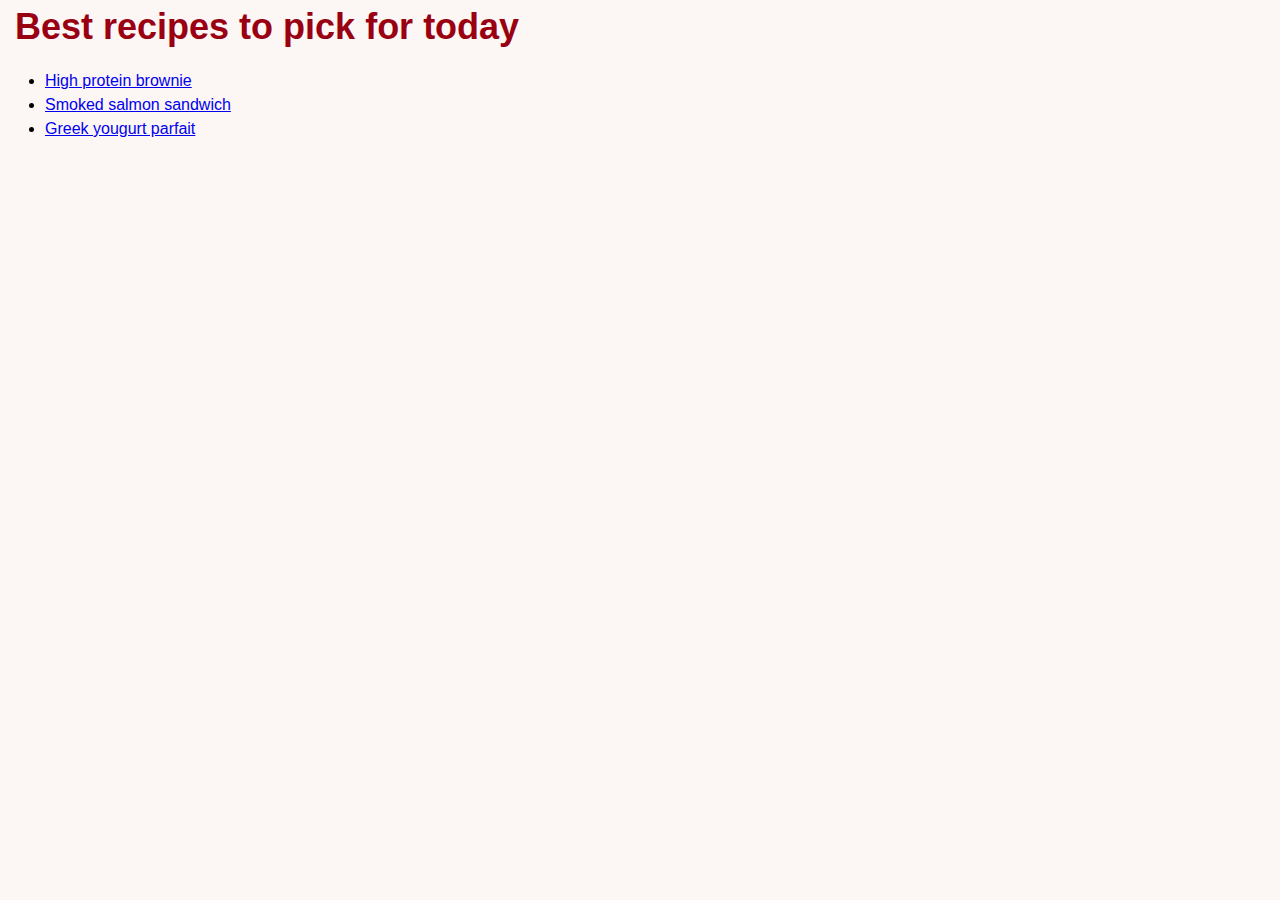
<file: index.html>
<!DOCTYPE html>
<html lang="en">
<head>
    <meta charset="UTF-8">
    <meta name="viewport" content="width=device-width, initial-scale=1.0">
    <title>Recipe of the day</title>
    <link rel="stylesheet" href="../styles.css">

</head>
<body>
    <h1>Best recipes to pick for today</h1>
    <ul>
        <li><a href="./recipes/protein_brownie.html">High protein brownie</a></li>
        <li><a href="./recipes/salmon_sandwich.html">Smoked salmon sandwich</a></li>
        <li><a href="./recipes/yougurt_parfait.html">Greek yougurt parfait</a></li>
    </ul>
</body>
</html>
</file>
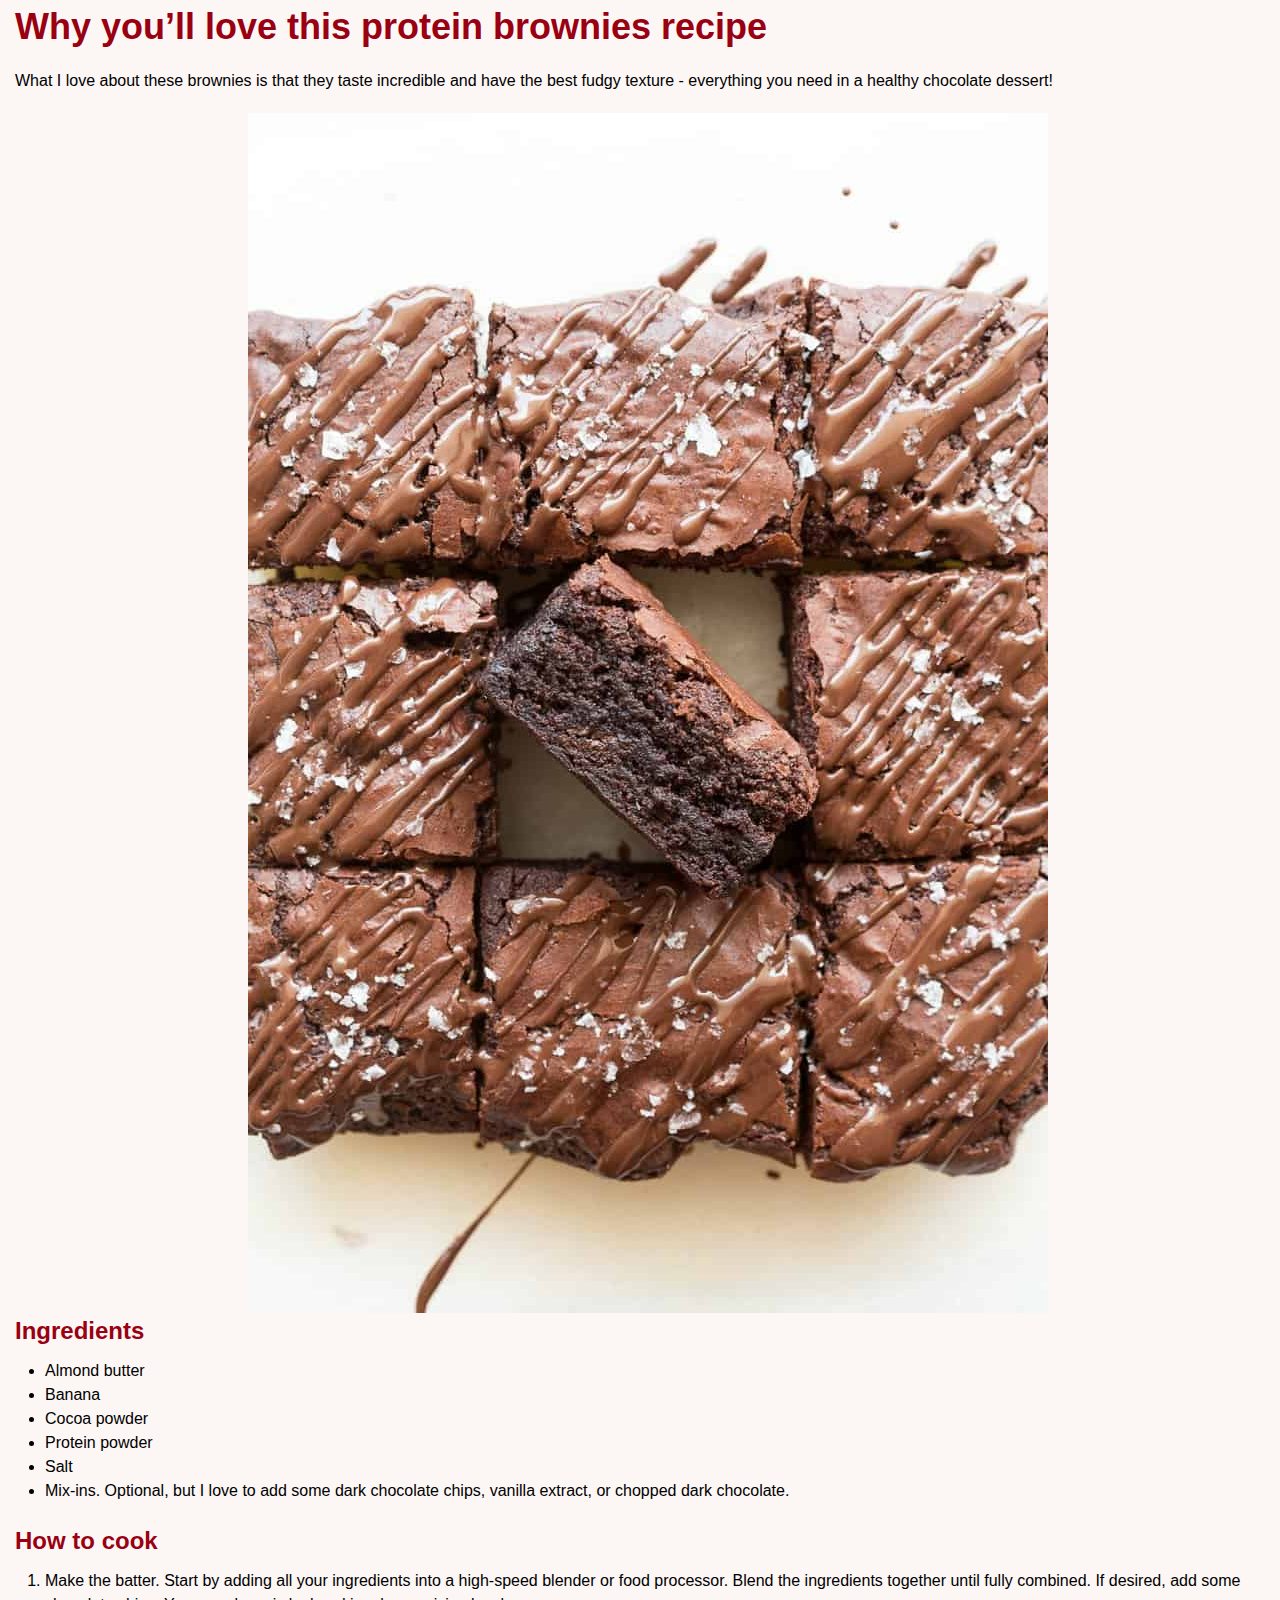
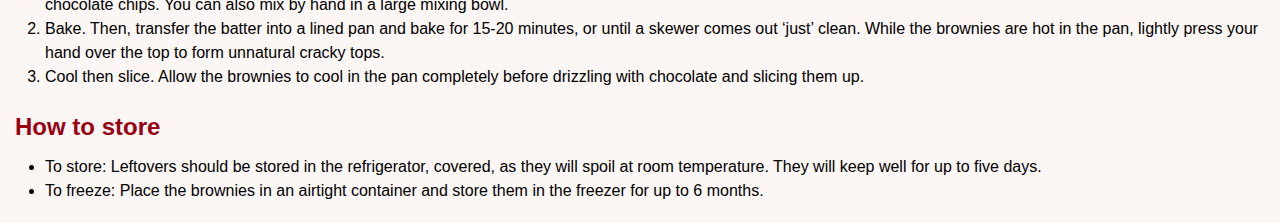
<file: recipes/protein_brownie.html>
<!DOCTYPE html>
<html lang="en">
<head>
    <meta charset="UTF-8">
    <meta name="viewport" content="width=device-width, initial-scale=1.0">
    <title>Protein Brownie</title>
    <link rel="stylesheet" href="../styles.css">

</head>
<body>
    <h1>Why you’ll love this protein brownies recipe</h1>
    <p>What I love about these brownies is that they taste incredible and have the best fudgy texture - 
        everything you need in a healthy chocolate dessert!</p>
    <img src="../images/flourless-protein-brownies3.jpg" alt="Healthy high protein fudgy chocolate brownie">
    <h2>Ingredients</h2>
    <ul>
        <li>Almond butter</li>
        <li>Banana</li>
        <li>Cocoa powder</li>
        <li>Protein powder</li>
        <li>Salt</li>
        <li>Mix-ins. Optional, but I love to add some dark chocolate chips, 
            vanilla extract, or chopped dark chocolate.</li>
    </ul>
    <h2>How to cook</h2>
    <ol>
        <li>Make the batter. Start by adding all your ingredients into a high-speed blender or food processor. 
            Blend the ingredients together until fully combined. If desired, add some chocolate chips. 
            You can also mix by hand in a large mixing bowl. </li>
        <li>Bake. Then, transfer the batter into a lined pan and bake for 15-20 minutes, 
            or until a skewer comes out ‘just’ clean. While the brownies are hot in the pan, 
            lightly press your hand over the top to form unnatural cracky tops. </li>
        <li>Cool then slice. Allow the brownies to cool in the pan completely before drizzling with chocolate and slicing them up. </li>

    </ol>
    <h2>How to store</h2>
    <ul>
        <li>To store: Leftovers should be stored in the refrigerator, covered, 
            as they will spoil at room temperature. They will keep well for up to five days. </li>
        <li>To freeze: Place the brownies in an airtight container and store them in the freezer for up to 6 months. </li>
    </ul>
</body>
</html>
</file>
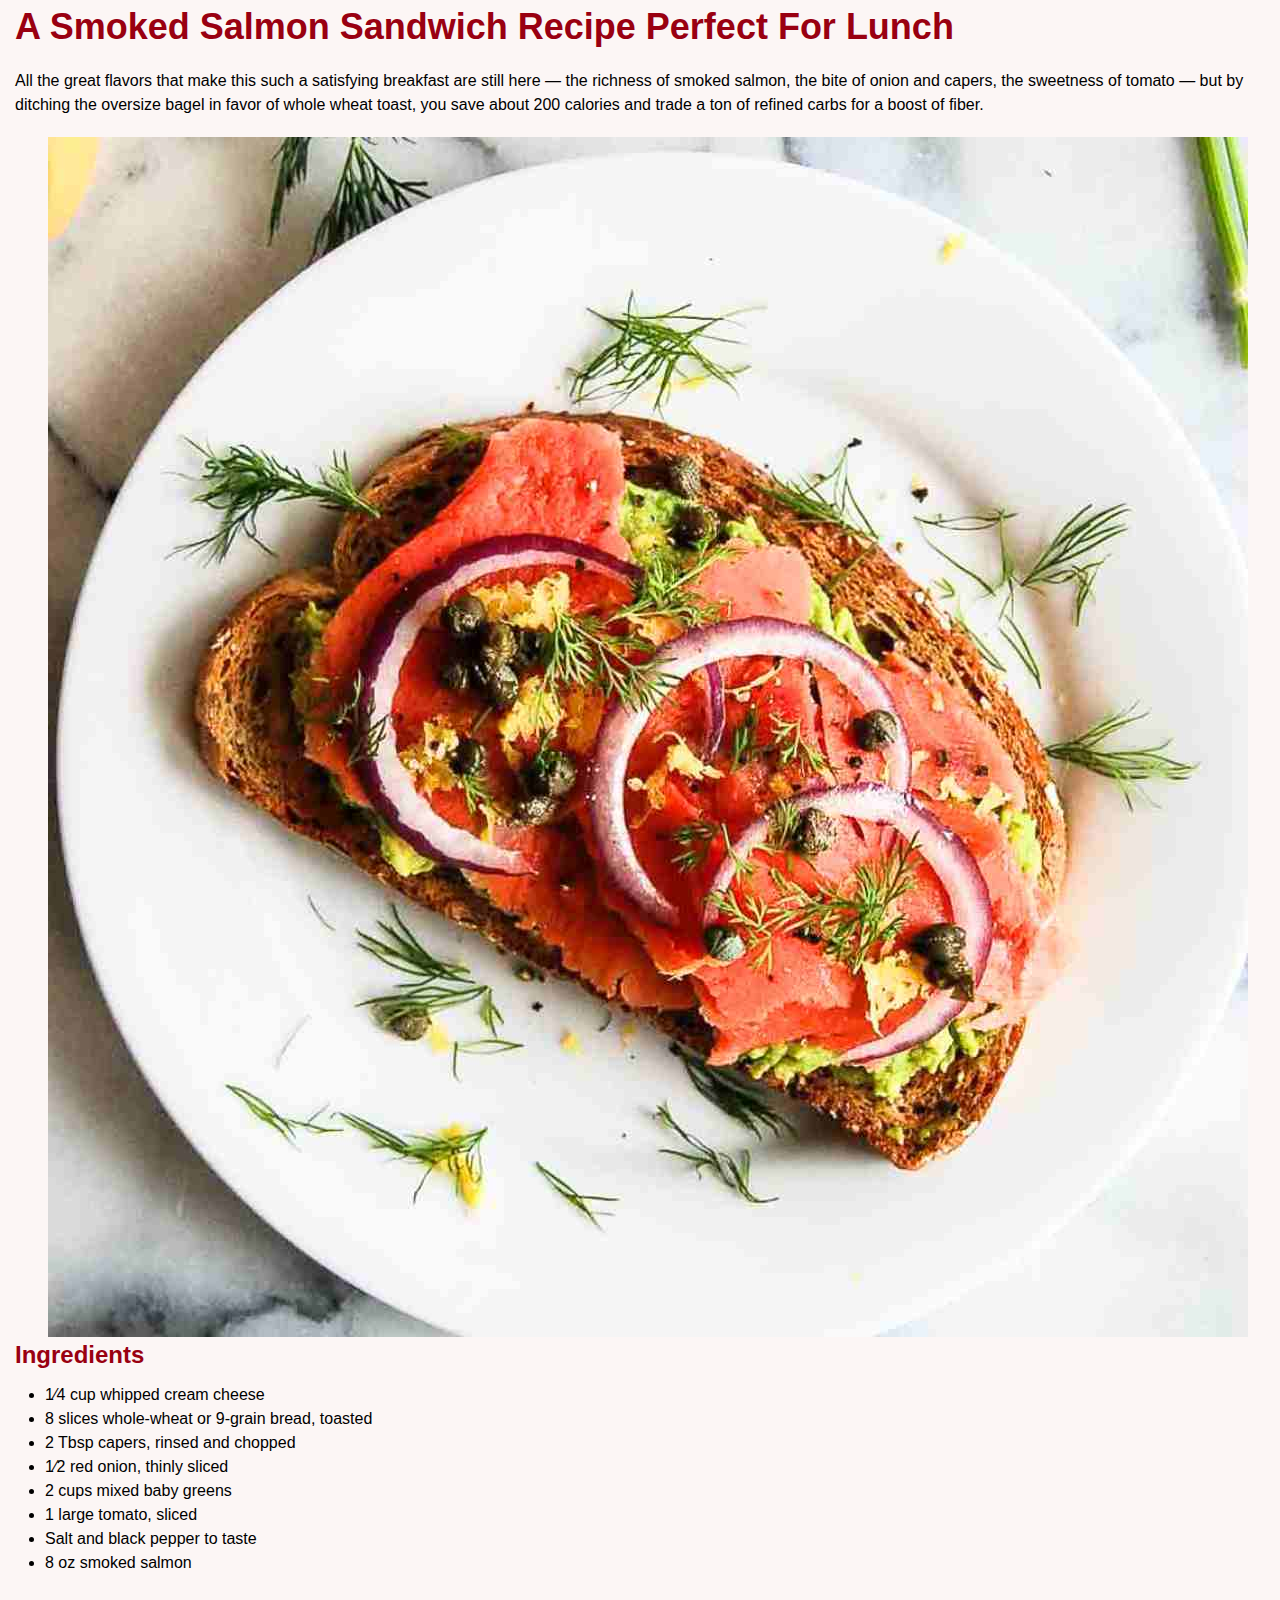
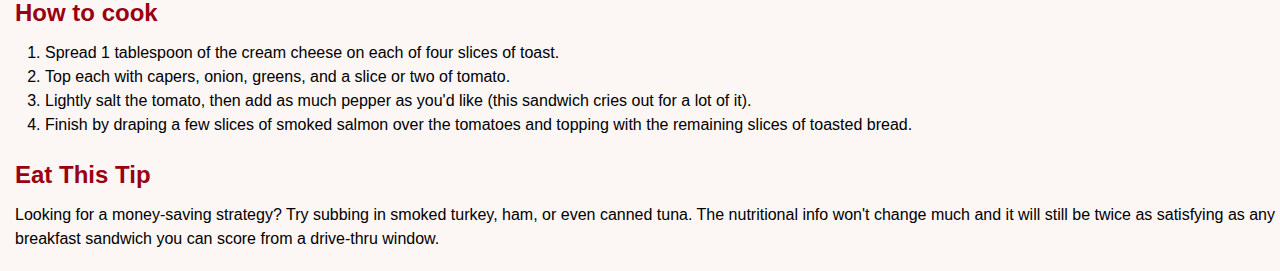
<file: recipes/salmon_sandwich.html>
<!DOCTYPE html>
<html lang="en">
<head>
    <meta charset="UTF-8">
    <meta name="viewport" content="width=device-width, initial-scale=1.0">
    <title>Salmon Sandwich Lunch</title>
    <link rel="stylesheet" href="../styles.css">

</head>
<body>
    <h1>A Smoked Salmon Sandwich Recipe Perfect For Lunch</h1>
    <p>All the great flavors that make this such a satisfying breakfast are still here — 
        the richness of smoked salmon, the bite of onion and capers, the sweetness of tomato — 
        but by ditching the oversize bagel in favor of whole wheat toast, 
        you save about 200 calories and trade a ton of refined carbs for a boost of fiber.
    </p>
    <img src="../images/smoked-salmon-toast-with-avocado-featured.jpg" alt="Smoked salmon sandwich topped with marinated onion with fragrant seasoning on the white plate ">
    <h2>Ingredients</h2>
    <ul>
        <li>1⁄4 cup whipped cream cheese</li>
        <li>8 slices whole-wheat or 9-grain bread, toasted</li>
        <li>2 Tbsp capers, rinsed and chopped</li>
        <li>1⁄2 red onion, thinly sliced</li>
        <li>2 cups mixed baby greens</li>
        <li>1 large tomato, sliced</li>
        <li>Salt and black pepper to taste</li>
        <li>8 oz smoked salmon</li>
    </ul>
    <h2>How to cook</h2>
    <ol>
        <li>Spread 1 tablespoon of the cream cheese on each of four slices of toast.</li>
        <li>Top each with capers, onion, greens, and a slice or two of tomato.</li>
        <li>Lightly salt the tomato, then add as much pepper as you'd like (this sandwich cries out for a lot of it).</li>
        <li>Finish by draping a few slices of smoked salmon over the tomatoes and topping with the remaining slices of toasted bread.</li>
    </ol>
    <h2>Eat This Tip</h2>
    <p>Looking for a money-saving strategy? Try subbing in smoked turkey, ham, or even canned tuna. 
        The nutritional info won't change much and it will still be twice as satisfying as any breakfast sandwich you can score from a drive-thru window.</p>
</body>
</html>
</file>
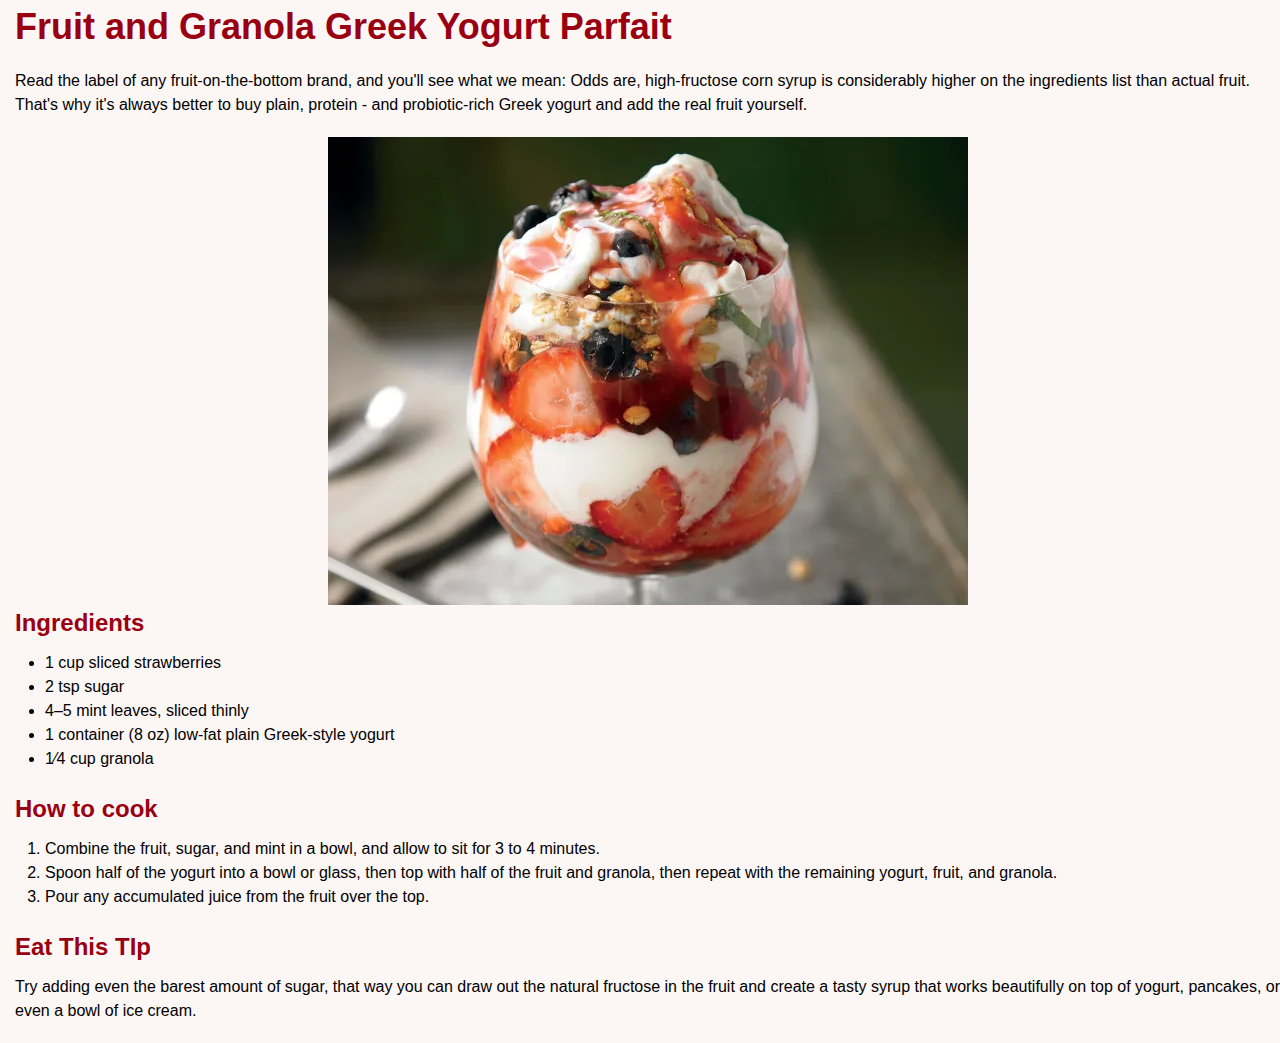
<file: recipes/yougurt_parfait.html>
<!DOCTYPE html>
<html lang="en">
<head>
    <meta charset="UTF-8">
    <meta name="viewport" content="width=device-width, initial-scale=1.0">
    <title>Greek Yogurt Parfait</title>
    <link rel="stylesheet" href="../styles.css">
    
</head>
<body>
    <h1>Fruit and Granola Greek Yogurt Parfait</h1>
    <p>Read the label of any fruit-on-the-bottom brand, and you'll see what we mean: 
        Odds are, high-fructose corn syrup is considerably higher on the ingredients list than actual fruit. 
        That's why it's always better to buy plain, protein - 
        and probiotic-rich Greek yogurt and add the real fruit yourself.
    </p>
    <img src="../images/vegetarian-yogurt-parfait.webp" alt="Sugar free vegetarian-yogurt-parfait in the glass">
    <h2>Ingredients</h2>
    <ul>
        <li>1 cup sliced strawberries</li>
        <li>2 tsp sugar</li>
        <li>4–5 mint leaves, sliced thinly</li>
        <li>1 container (8 oz) low-fat plain Greek-style yogurt</li>
        <li>1⁄4 cup granola</li>
    </ul>
    <h2>How to cook</h2>
    <ol>
        <li>Combine the fruit, sugar, and mint in a bowl, and allow to sit for 3 to 4 minutes.</li>
        <li>Spoon half of the yogurt into a bowl or glass, then top with half of the fruit and granola, then repeat with the remaining yogurt, fruit, and granola.</li>
        <li>Pour any accumulated juice from the fruit over the top.</li>
    </ol>
    <h2>Eat This TIp</h2>
    <p>Try adding even the barest amount of sugar, 
        that way you can draw out the natural fructose in the fruit and create a tasty syrup that works beautifully on top of yogurt, 
        pancakes, or even a bowl of ice cream.</p>
</body>
</html>
</file>
<file: styles.css>
* {
    margin: 0;
    padding: 0;
    box-sizing: border-box;
}

body {
    font-family: Tahoma, sans-serif;
    background-color: #FCF6F5;
    line-height: 1.5;
    margin-left: 15px;
}

h1 {
    font-size: 36px;
    color: #990011;
    padding-bottom: 15px;
}

h2 {
    font-size: 24px;
    padding-bottom: 10px;
    color: #990011;
}

img {
    display: block;
    margin: auto;
    ax-width: 100%;
    height: auto;
}

p {
    padding-bottom: 20px;
}

li {
    margin-left: 30px;
}

li:last-child {
    margin-bottom: 20px;
}
</file>
